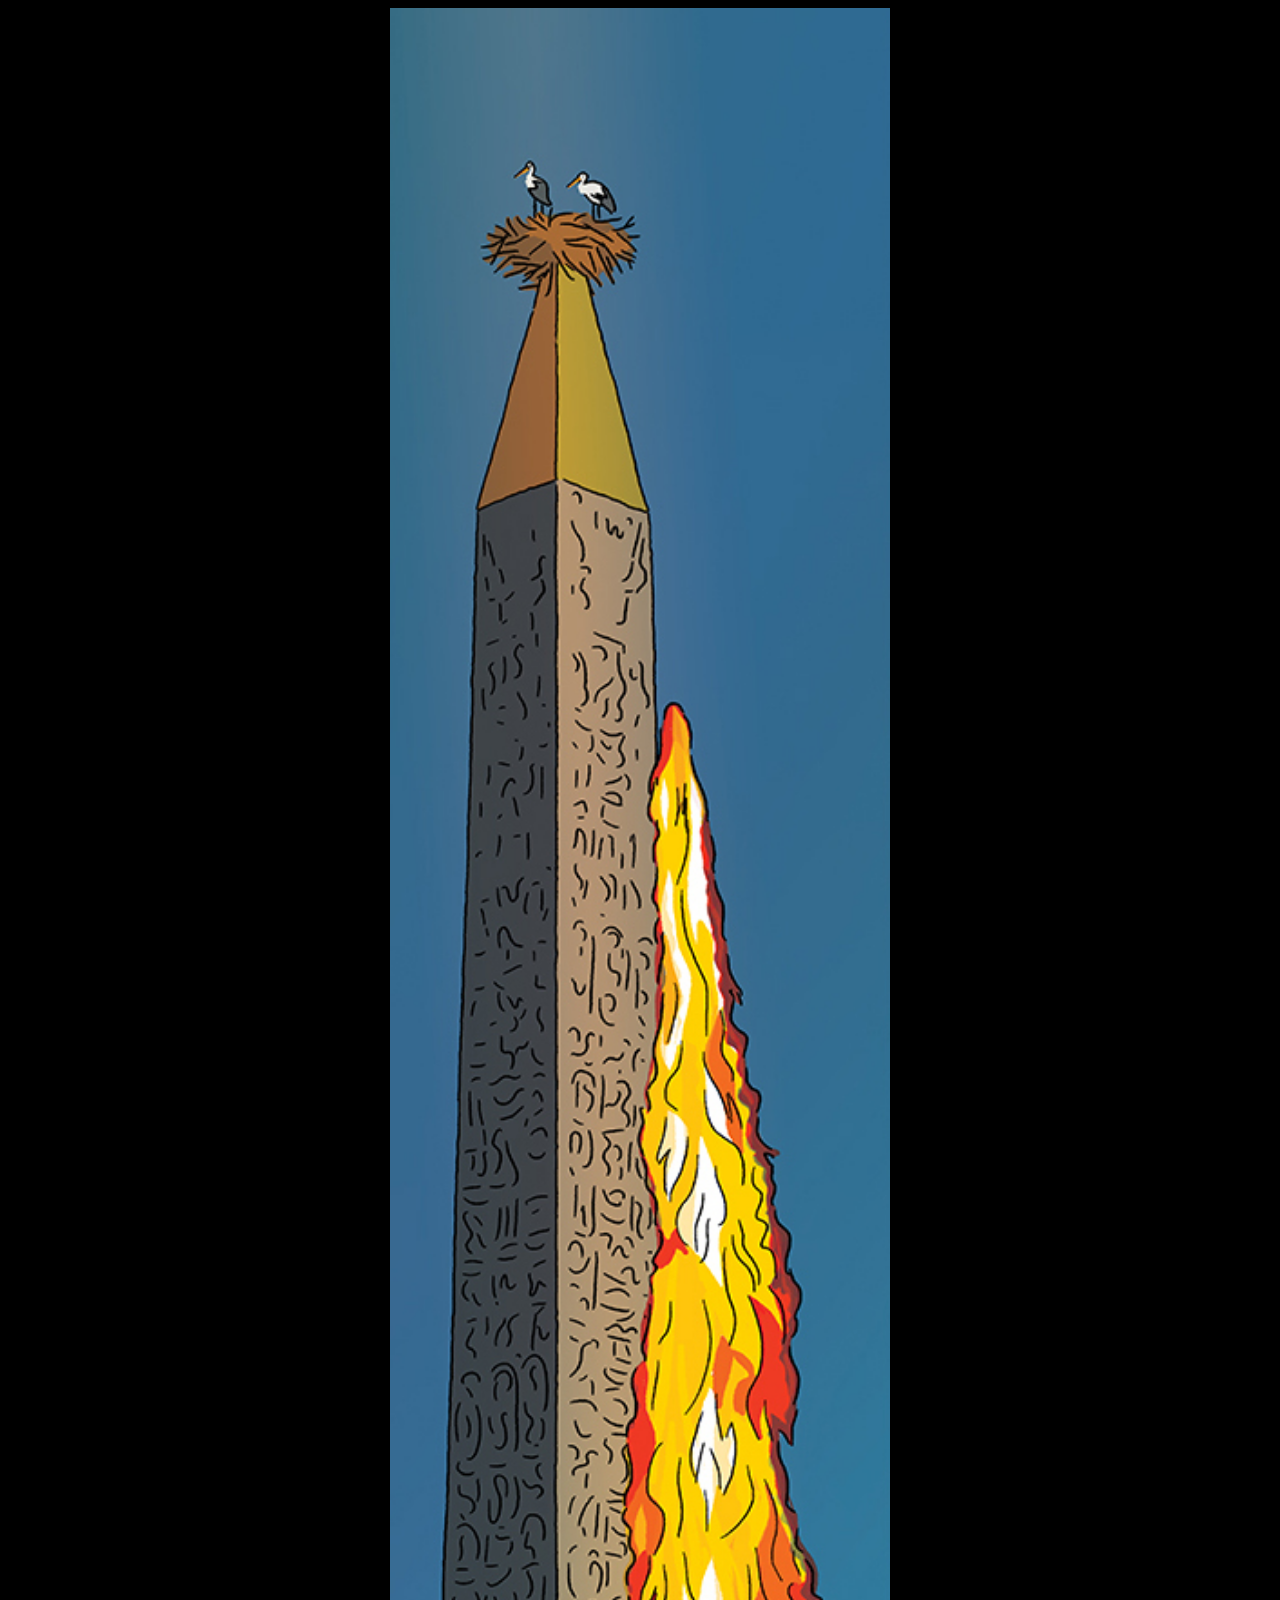
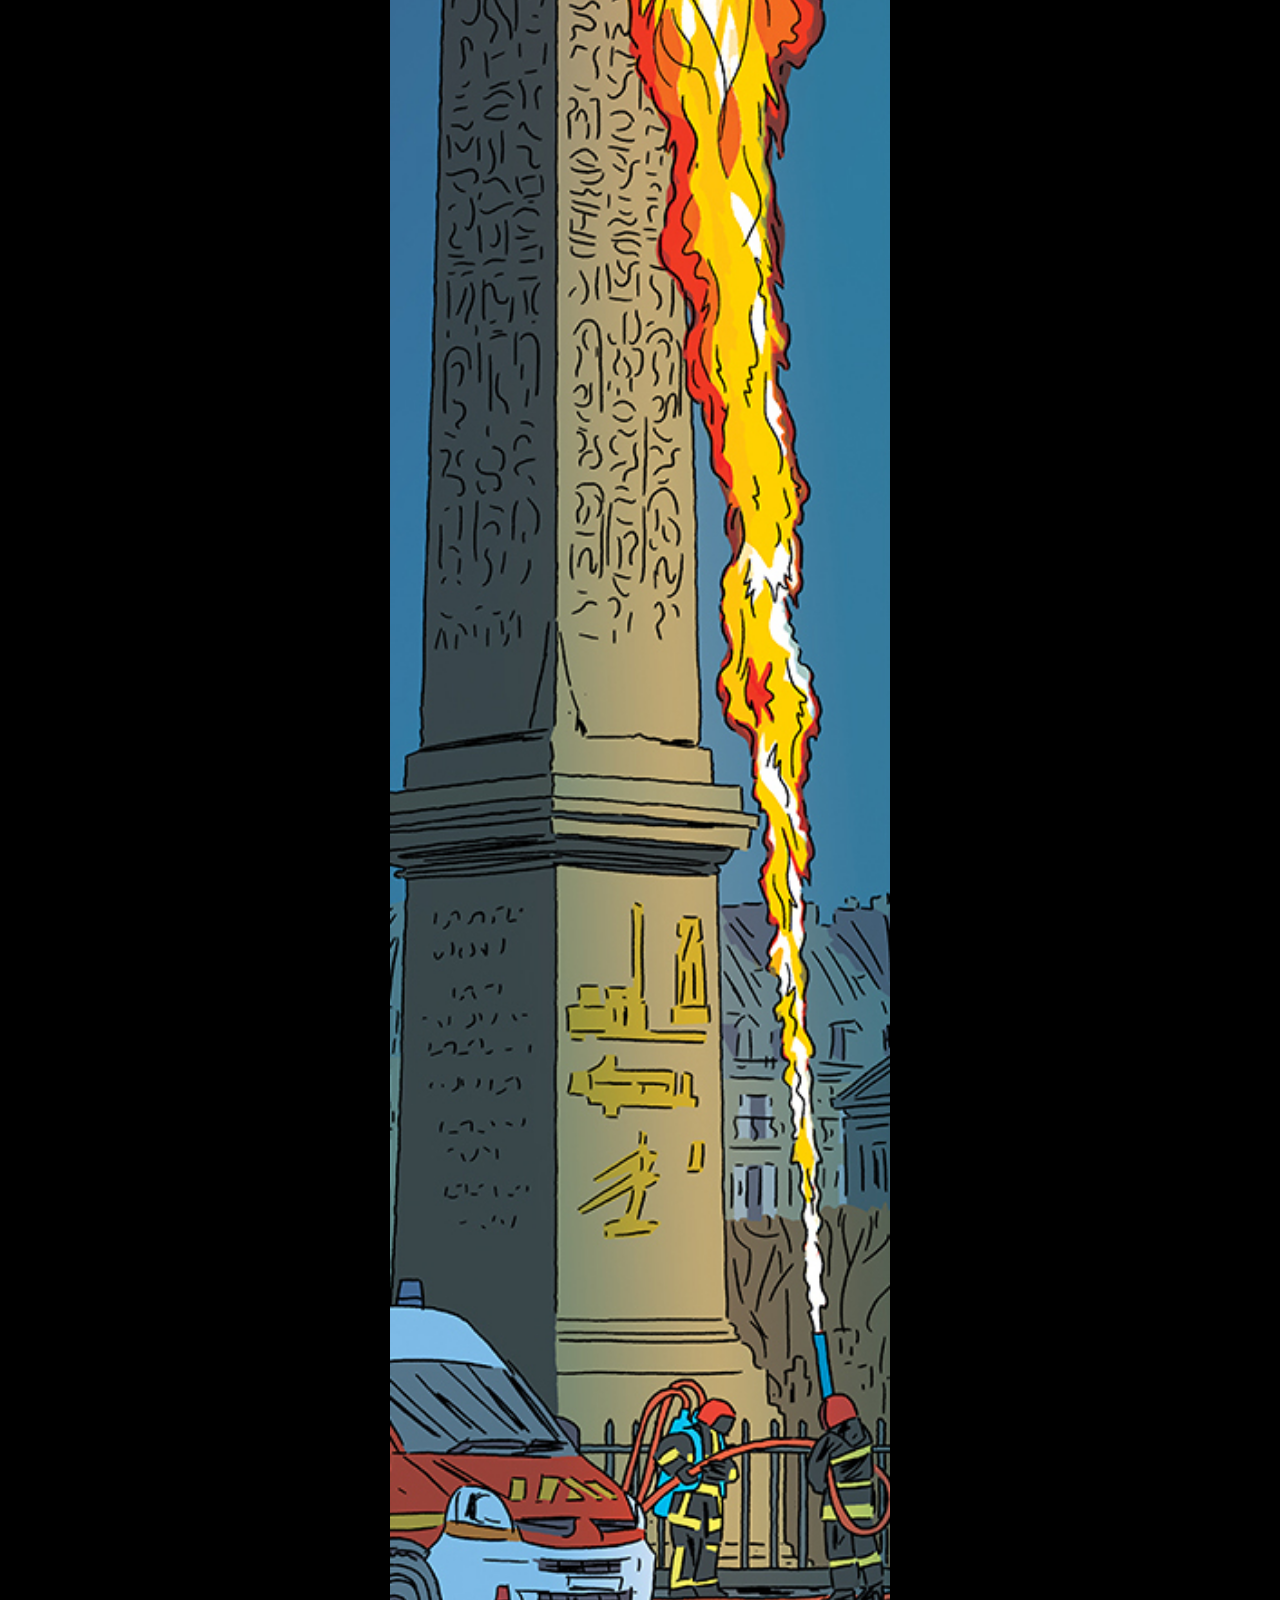
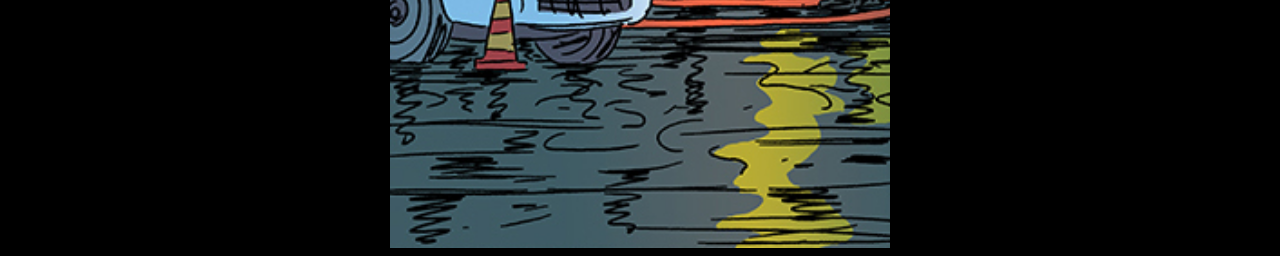
<file: 06-Smartphone/06-01-Motion-Utility-alpha-Vertical-Scroll/index.html>
<!DOCTYPE html>
<html lang="fr">
  <head>
    <meta charset="UTF-8" />
    <meta name="viewport" content="width=device-width, initial-scale=1.0" />
    <meta http-equiv="X-UA-Compatible" content="ie=edge" />
    <title>Smartphone Motion Utility | Image scrolling</title>
    <link rel="stylesheet" href="css/style.css" />
    <script src="lib/socket.io.slim.js"></script>
  </head>
  <body>
    <img src="assets/ruper-mulot01.jpg" alt="" />

    <script src="lib/dataFromSmartphone.js"></script>
    <script>
      // ici se passe l'interprétation des données d'orientation du téléphone
      setInterval(function () {
        //Si la valeur d'orientation beta du smartphone est positive, le navigateur scrolle vers le haut
        if (dataFromSmartphone[1] > 0) {
          window.scrollBy(0, -5);
        }
        //Si la valeur d'orientation beta du smartphone est positive, le navigateur scrolle vers le haut
        if (dataFromSmartphone[1] < 0) {
          window.scrollBy(0, 5);
        }
      }, 10); // toutes les 10 millisecondes, on rafraichit les valeurs des variables
    </script>
  </body>
</html>
</file>
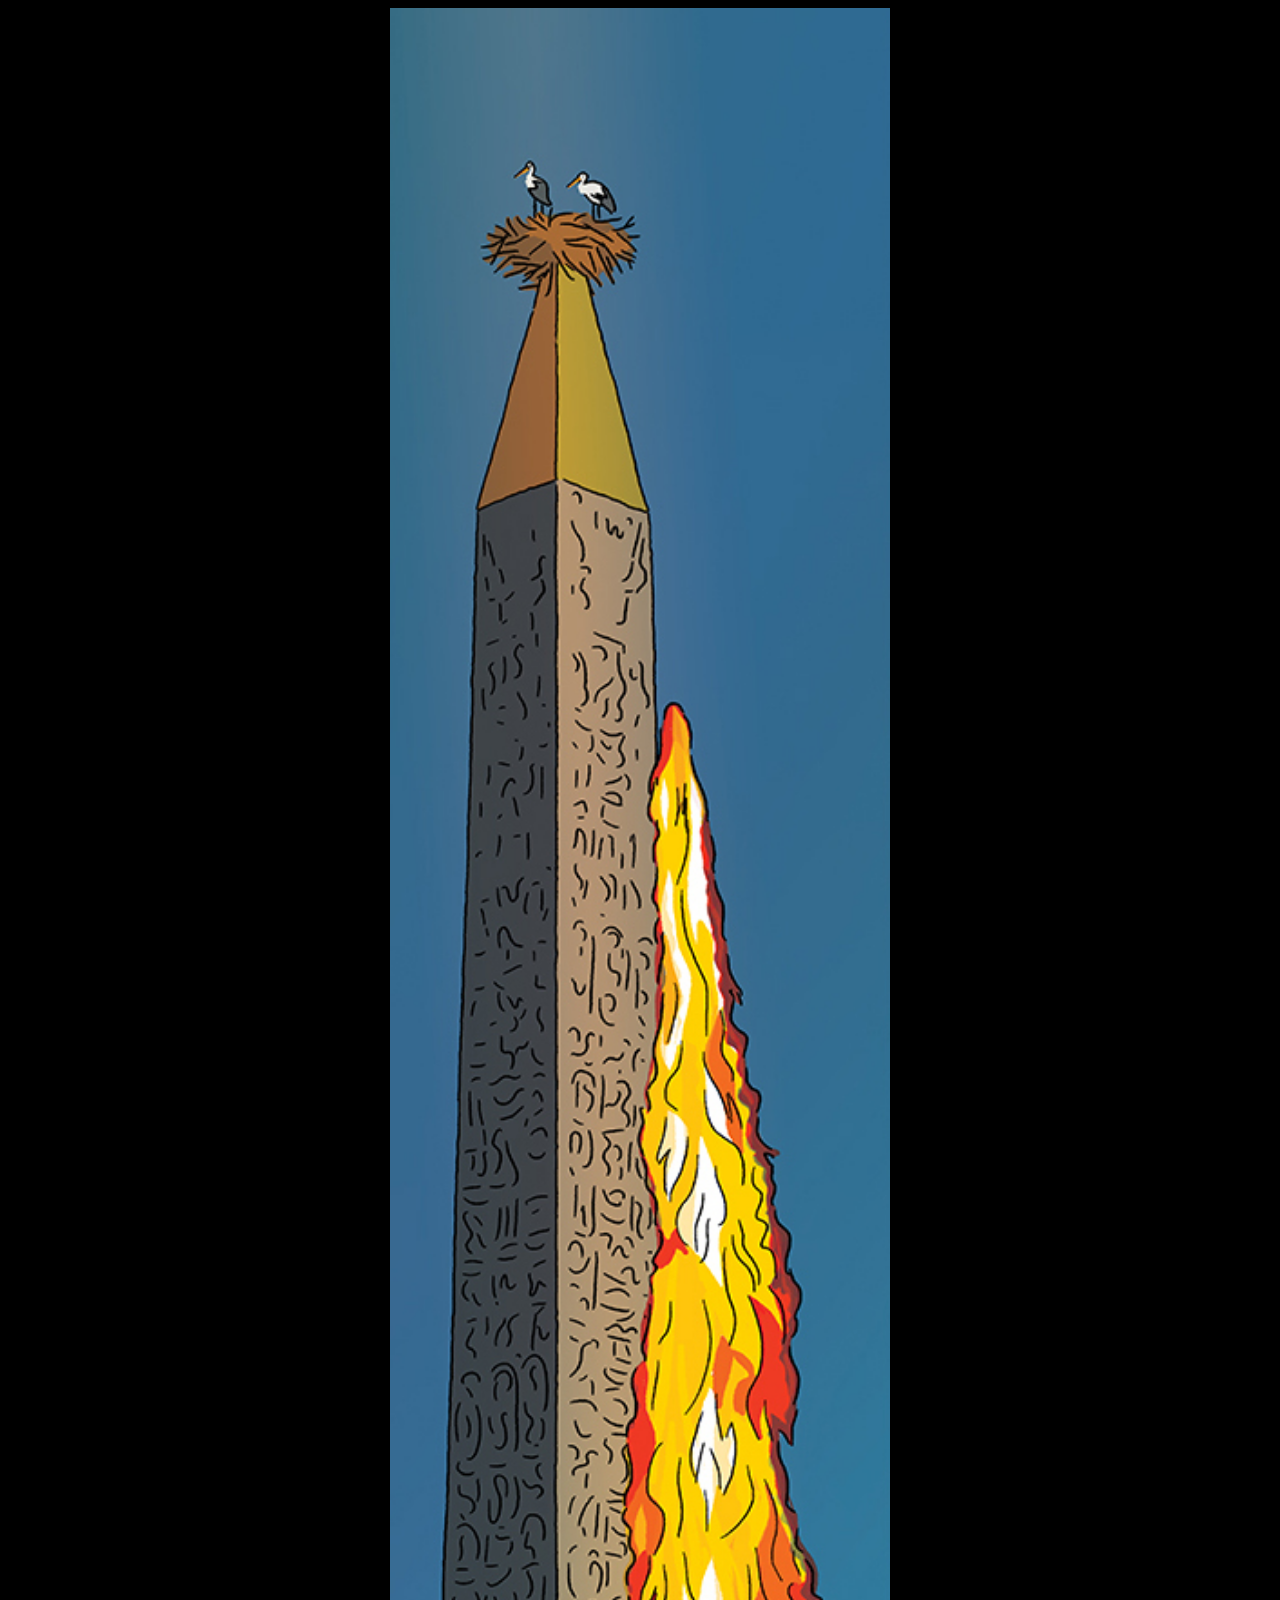
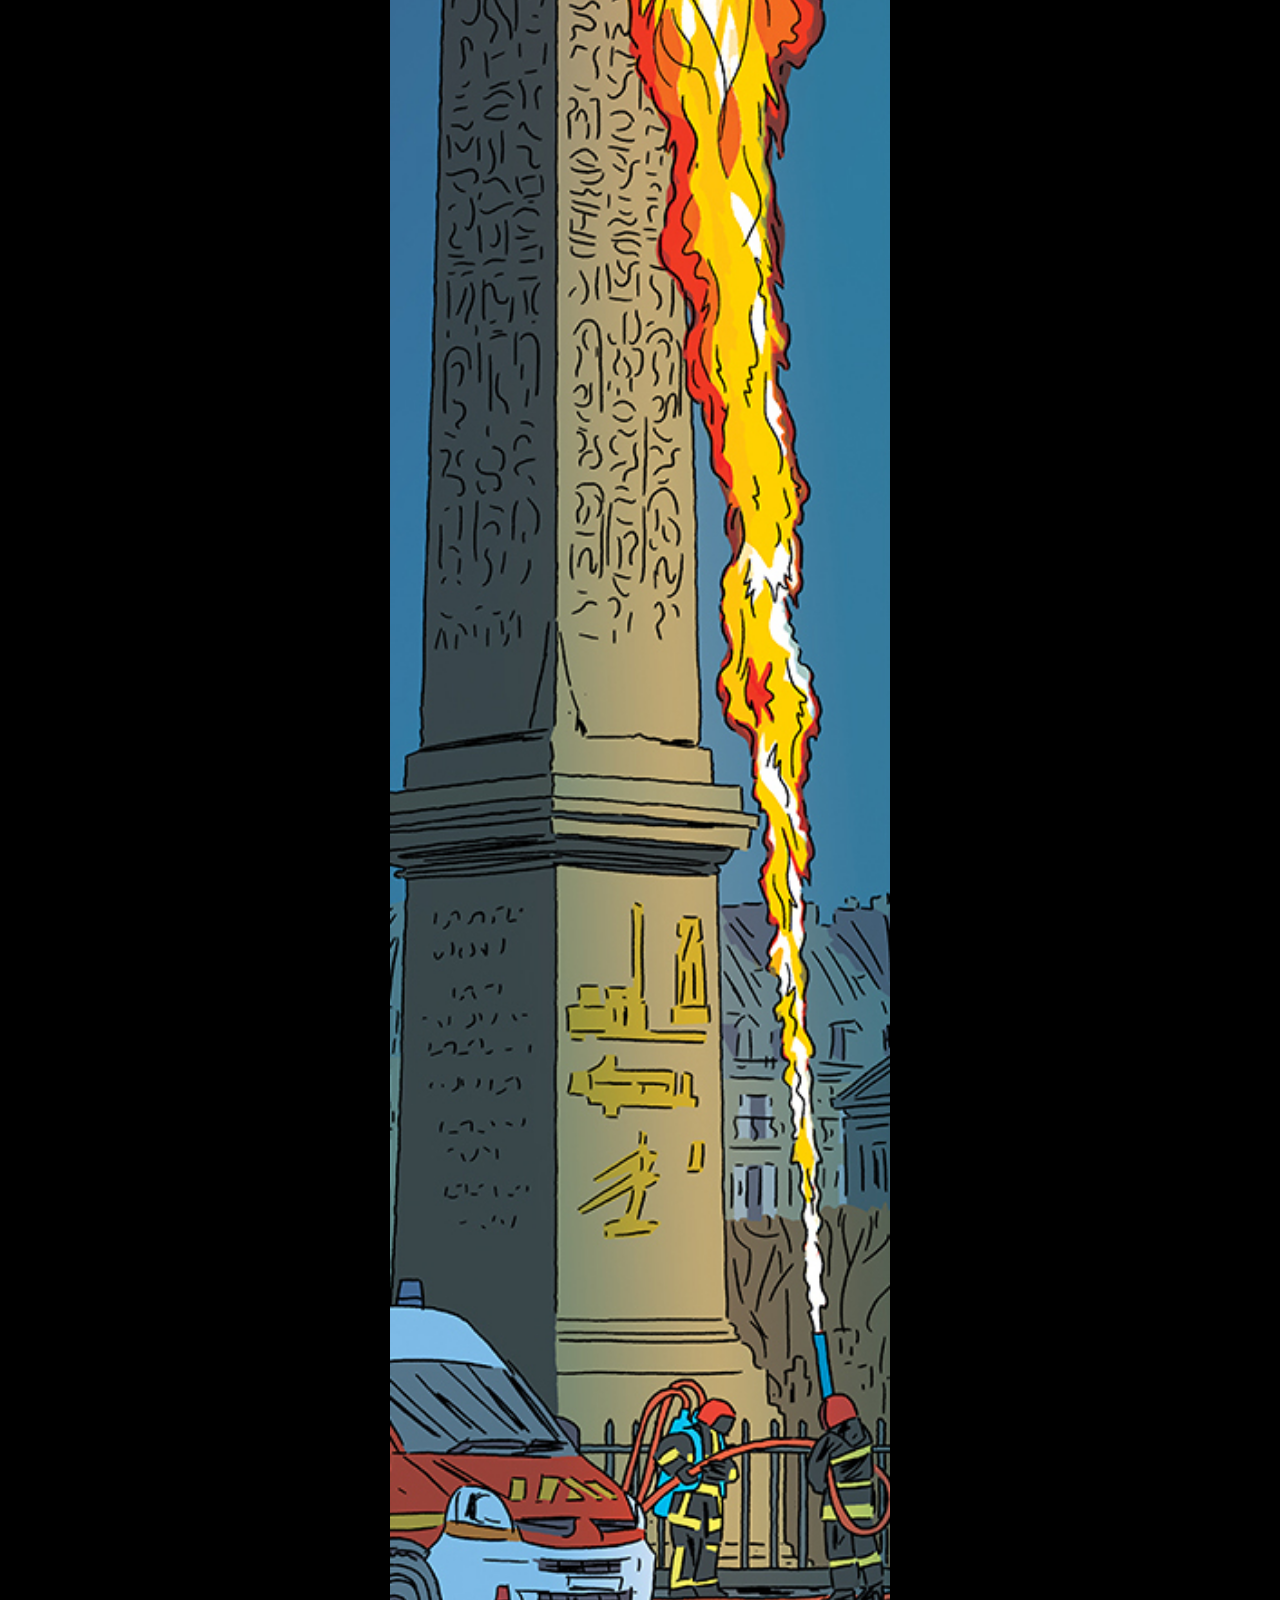
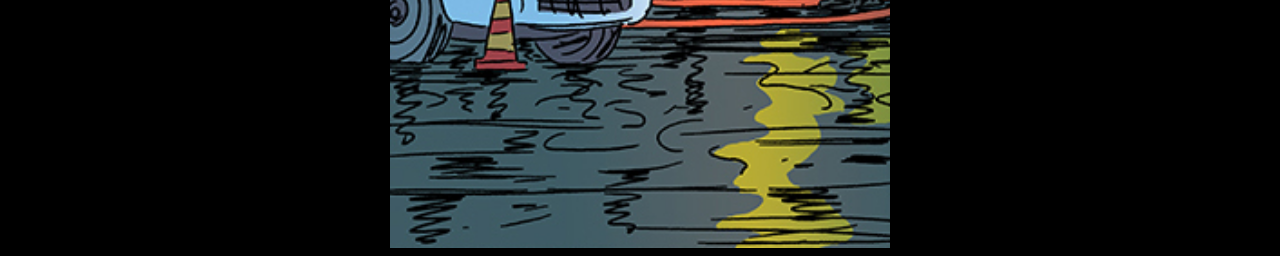
<file: 06-Smartphone/06-01-Motion-Utility-rotation-Vertical-Scroll-image/index.html>
<!DOCTYPE html>
<html lang="fr">
  <head>
    <meta charset="UTF-8" />
    <meta name="viewport" content="width=device-width, initial-scale=1.0" />
    <meta http-equiv="X-UA-Compatible" content="ie=edge" />
    <title>Smartphone Motion Utility | Image scrolling</title>
    <link rel="stylesheet" href="css/style.css" />
    <script src="lib/socket.io.slim.js"></script>
  </head>
  <body>
    <img src="assets/ruper-mulot01.jpg" alt="" />

    <script src="lib/dataFromSmartphone.js"></script>
    <script>
      let scrolling = 0;

      // ici se passe l'interprétation des données d'orientation du téléphone
      setInterval(function () {
        //Si la valeur d'acceleration y du smartphone est positive, on modifie la valeur de la variable scrolling
        if (sensor[0].upDown == -1) {
          scrolling = scrolling + 100;
        }
        //Si la valeur d'acceleration y du smartphone est positive, on modifie la valeur de la variable scrolling
        if (sensor[0].upDown == 1) {
          scrolling = scrolling - 50;
        }
        //on actualise le scroll vertical
        window.scrollTo({
          top: scrolling,
          left: 0,
          behavior: "smooth",
        });
      }, 50); // toutes les 50 millisecondes, on rafraichit les valeurs des variables
    </script>
  </body>
</html>
</file>
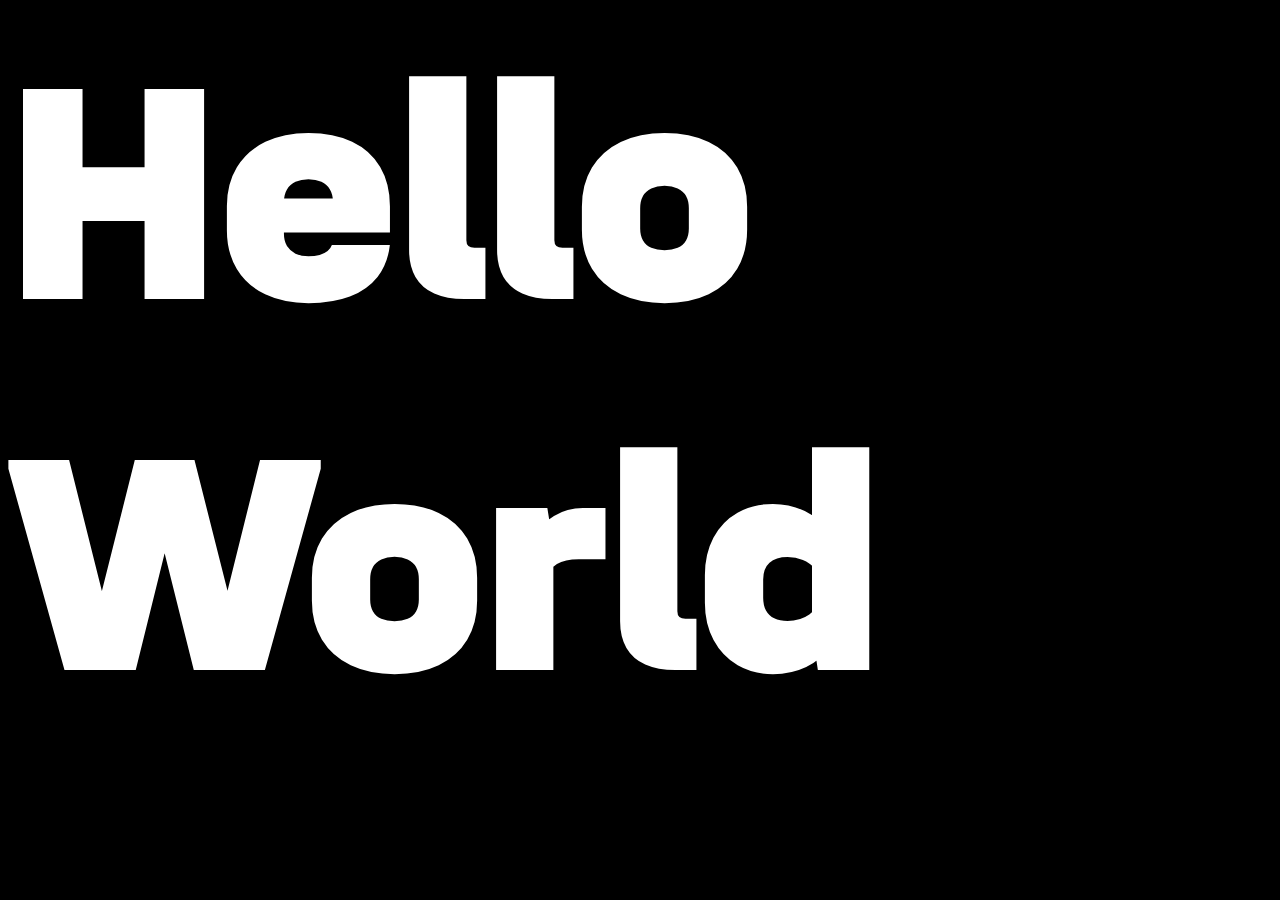
<file: 06-Smartphone/06-02-Motion-Utility-alpha-Vertical-Scroll-variable-font/index.html>
<!DOCTYPE html>
<html lang="en">
  <head>
    <meta charset="UTF-8" />
    <meta name="viewport" content="width=device-width, initial-scale=1.0" />
    <meta http-equiv="X-UA-Compatible" content="ie=edge" />
  
    <script src="lib/socket.io.slim.js"></script>
    
    <link rel="stylesheet" href="css/style.css" />

    <title>Variable Font</title>
  </head>
  <body>
    <did id='variableFont'>Hello World</div>
  </body>
<script src="lib/dataFromSmartphone.js"></script>

  <script>
    //Dans cette fonction, 
   setInterval(function () {
     // je change la propriété css font-variation-settings 'wght' de la police de caractère affectée à l'id variableFont
    document.getElementById('variableFont').style.fontVariationSettings =
      "'wght' " + parseInt(mapData(dataFromSmartphone[0], 0, 359, 10, 160)); 
  }, 10); // toutes les 10 millisecondes je mets à jour les données reçues du téléphone
  </script>
</html>
</file>
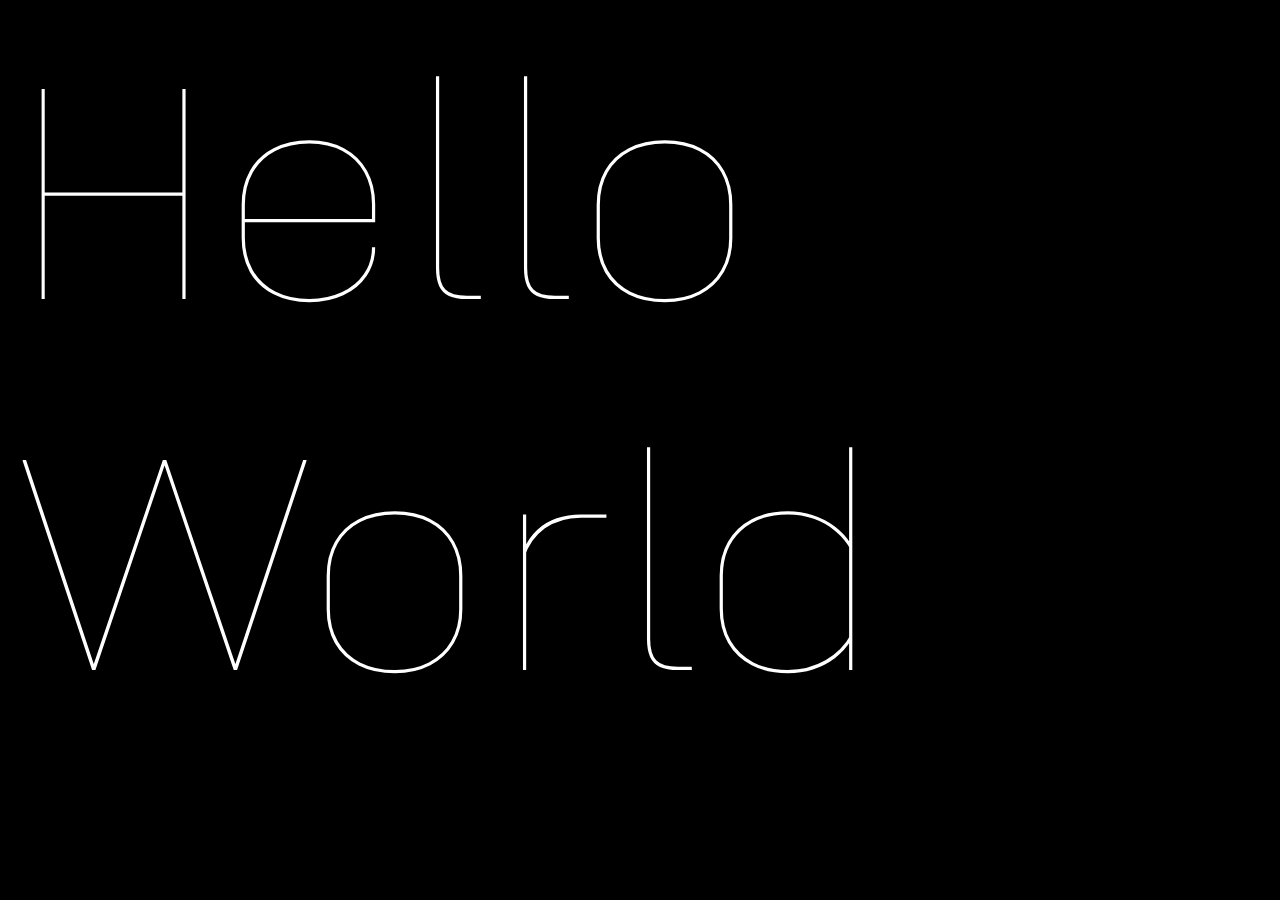
<file: 06-Smartphone/06-02-Motion-Utility-rotation-Vertical-Scroll-variable-font/index.html>
<!DOCTYPE html>
<html lang="en">
  <head>
    <meta charset="UTF-8" />
    <meta name="viewport" content="width=device-width, initial-scale=1.0" />
    <meta http-equiv="X-UA-Compatible" content="ie=edge" />
  
    <script src="lib/socket.io.slim.js"></script>
    
    <link rel="stylesheet" href="css/style.css" />

    <title>Variable Font</title>
  </head>
  <body>
    <did id='variableFont'>Hello World</div>
  </body>
<script src="lib/dataFromSmartphone.js"></script>

  <script>
    //Dans cette fonction, 
   setInterval(function () {
     // je change la propriété css font-variation-settings 'wght' de la police de caractère affectée à l'id variableFont
    document.getElementById('variableFont').style.fontVariationSettings =
      "'wght' " + parseInt(mapData(dataSmartphone[0], 0, 359, 10, 160)); 
  }, 10); // toutes les 10 millisecondes je mets à jour les données reçues du téléphone
  </script>
</html>
</file>
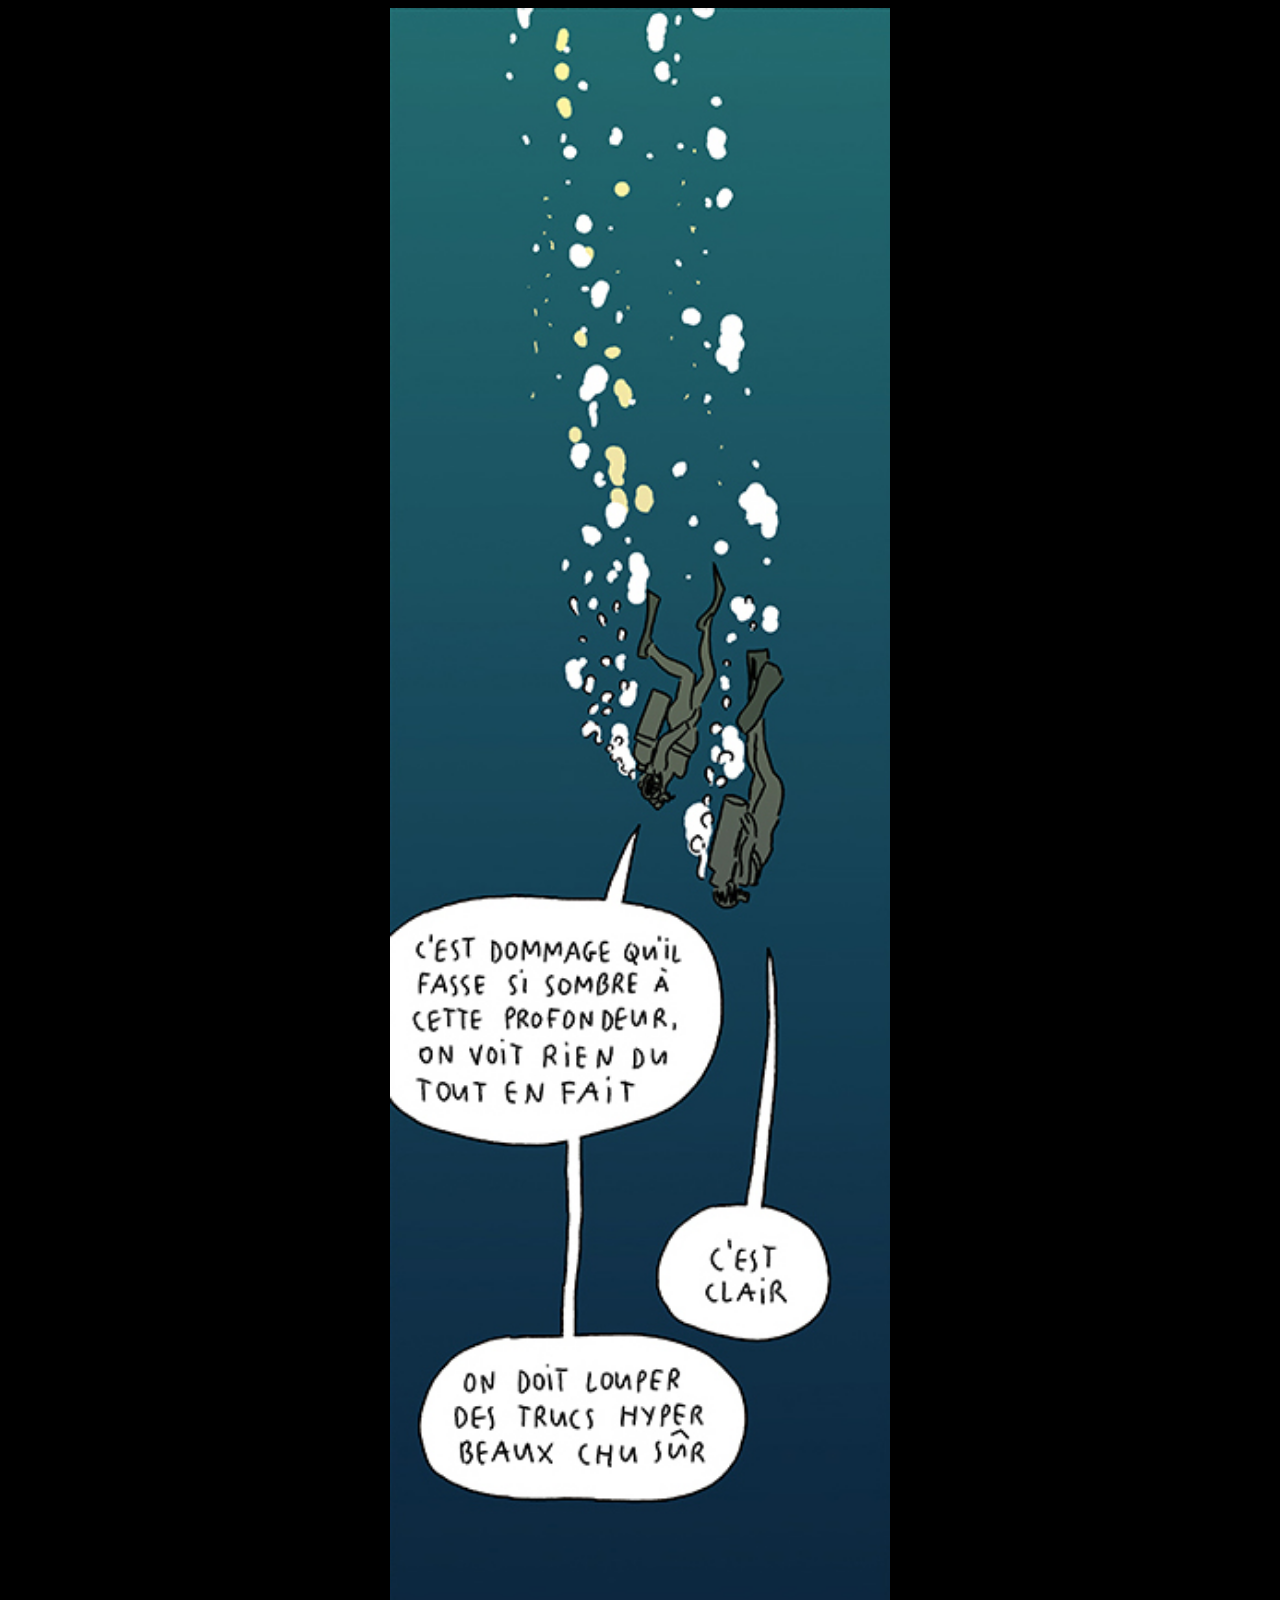
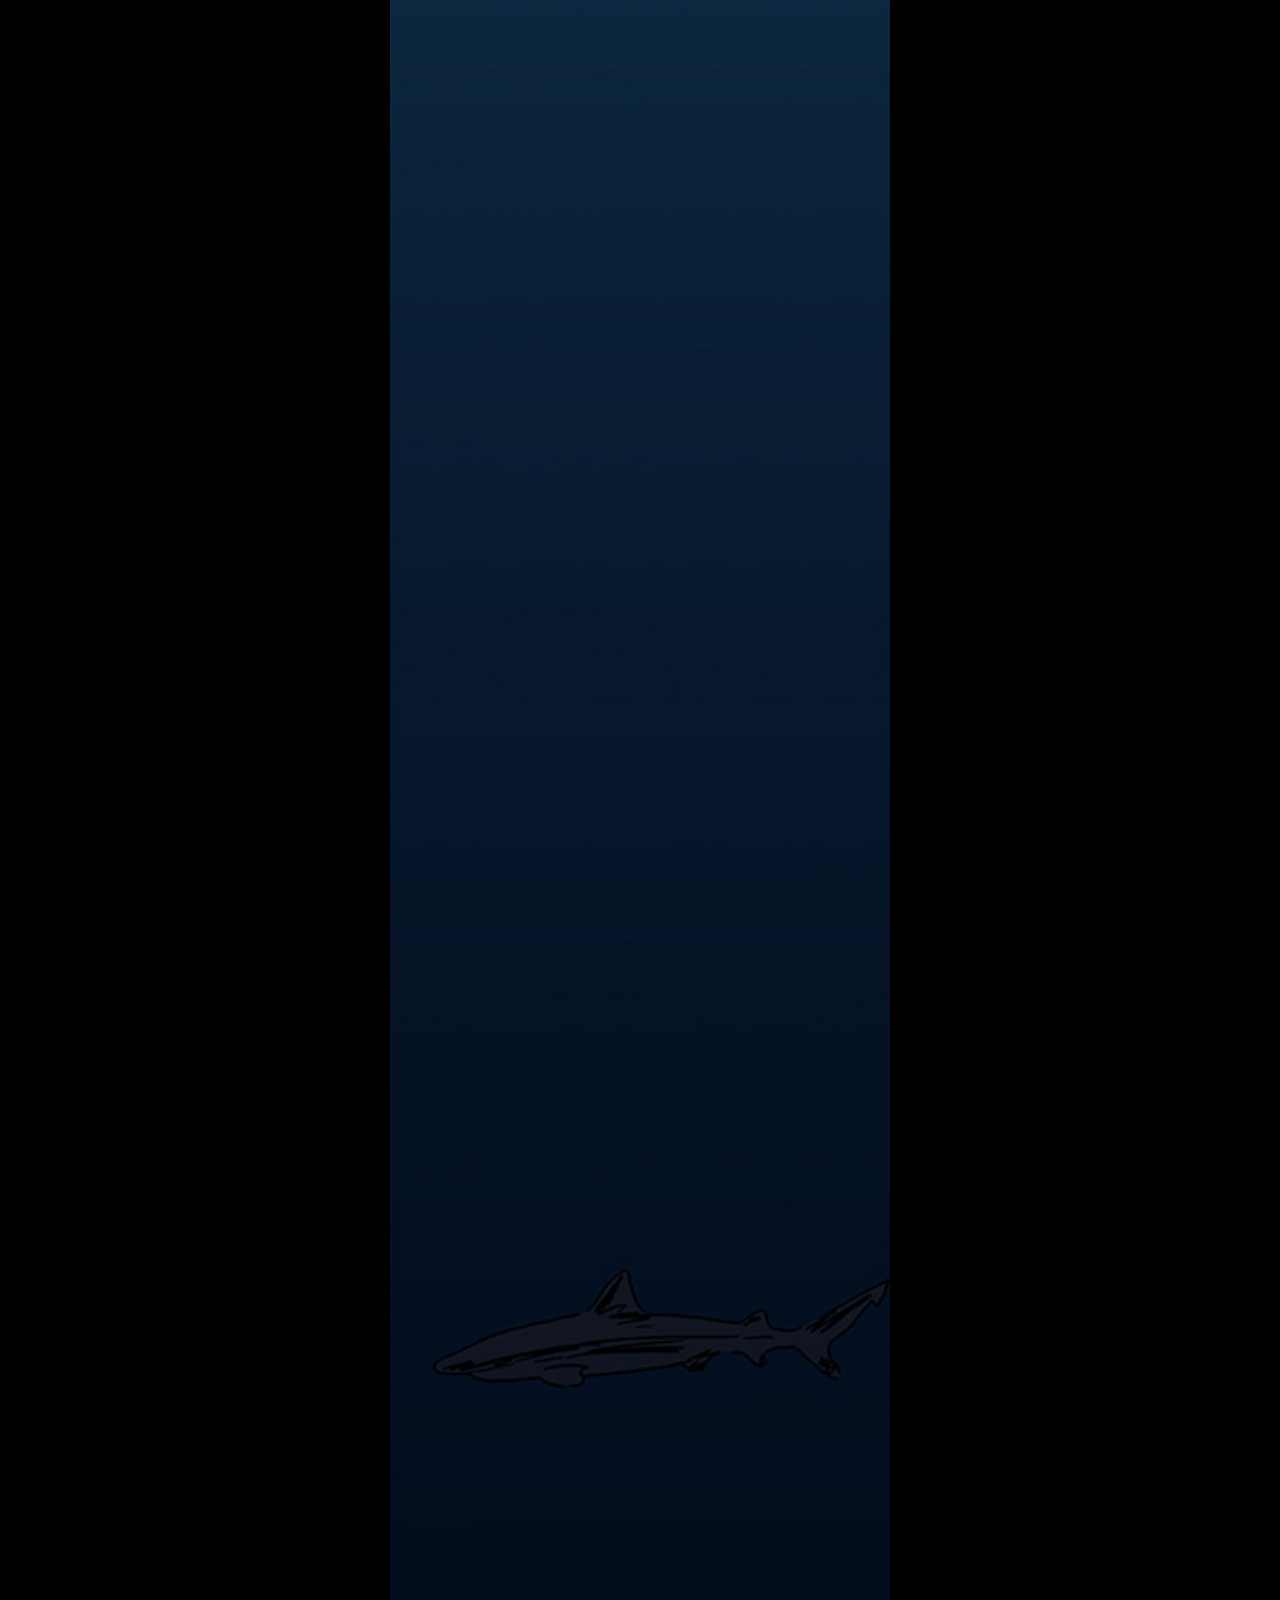
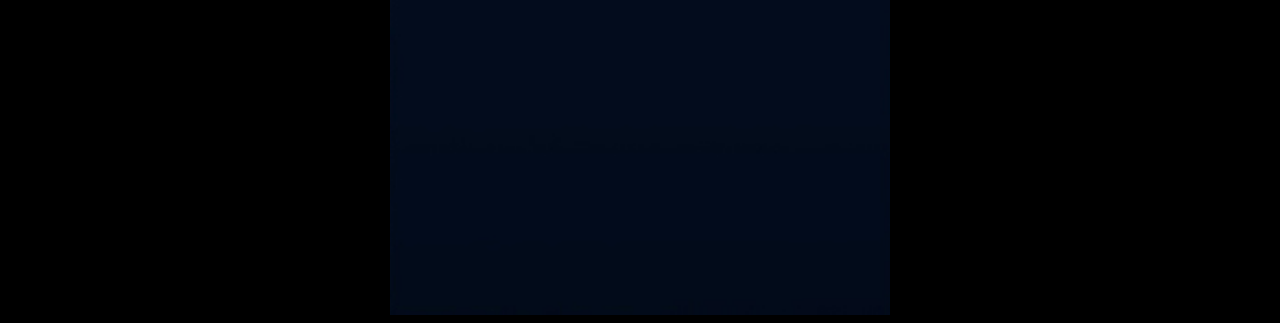
<file: 06-Smartphone/06-03-Motion-Utility-acceleration-Vertical-Scroll/index.html>
<!DOCTYPE html>
<html lang="fr">
  <head>
    <meta charset="UTF-8" />
    <meta name="viewport" content="width=device-width, initial-scale=1.0" />
    <meta http-equiv="X-UA-Compatible" content="ie=edge" />
    <title>Smartphone Motion Utility | Image scrolling</title>
    <link rel="stylesheet" href="css/style.css" />
    <script src="lib/socket.io.slim.js"></script>
  </head>
  <body>
    <img src="assets/ruper-mulot00.jpg" alt="" />

    <script src="lib/dataFromSmartphone.js"></script>
    <script>
      let scrolling = 0;

      // ici se passe l'interprétation des données d'orientation du téléphone
      setInterval(function () {
        //Si la valeur d'acceleration y du smartphone est positive, on modifie la valeur de la variable scrolling
        if (sensor[4].upDown == -1) {
          scrolling = scrolling + 100;
        }
        //Si la valeur d'acceleration y du smartphone est positive, on modifie la valeur de la variable scrolling
        if (sensor[4].upDown == 1) {
          scrolling = scrolling - 50;
        }
        //on actualise le scroll vertical
        window.scrollTo({
          top: scrolling,
          left: 0,
          behavior: "smooth",
        });
      }, 50); // toutes les 50 millisecondes, on rafraichit les valeurs des variables
    </script>
  </body>
</html>
</file>
<file: 06-Smartphone/06-01-Motion-Utility-alpha-Vertical-Scroll/css/style.css>
body {
  background: black;
}

img {
  width: 500px;
  display: block;
  margin-left: auto;
  margin-right: auto;
}

::-webkit-scrollbar {
  color: black;
}
</file>
<file: 06-Smartphone/06-01-Motion-Utility-rotation-Vertical-Scroll-image/css/style.css>
body {
  background: black;
}

img {
  width: 500px;
  display: block;
  margin-left: auto;
  margin-right: auto;
}

::-webkit-scrollbar {
  color: black;
}
</file>
<file: 06-Smartphone/06-02-Motion-Utility-alpha-Vertical-Scroll-variable-font/css/style.css>
@font-face {
  font-family: 'protakt';
  src: url('fonts/HalvarFlex.woff2') format('woff2');
}

body {
  background: #000;
  font-family: 'protakt';
  color: white;
  font-size: 20em;
  /* font-variation-settings: 'wght' 850; */
}
</file>
<file: 06-Smartphone/06-02-Motion-Utility-rotation-Vertical-Scroll-variable-font/css/style.css>
@font-face {
  font-family: 'protakt';
  src: url('fonts/HalvarFlex.woff2') format('woff2');
}

body {
  background: #000;
  font-family: 'protakt';
  color: white;
  font-size: 20em;
  /* font-variation-settings: 'wght' 850; */
}
</file>
<file: 06-Smartphone/06-03-Motion-Utility-acceleration-Vertical-Scroll/css/style.css>
body {
  background: black;
}

img {
  width: 500px;
  display: block;
  margin-left: auto;
  margin-right: auto;
}

::-webkit-scrollbar {
  color: black;
}
</file>
